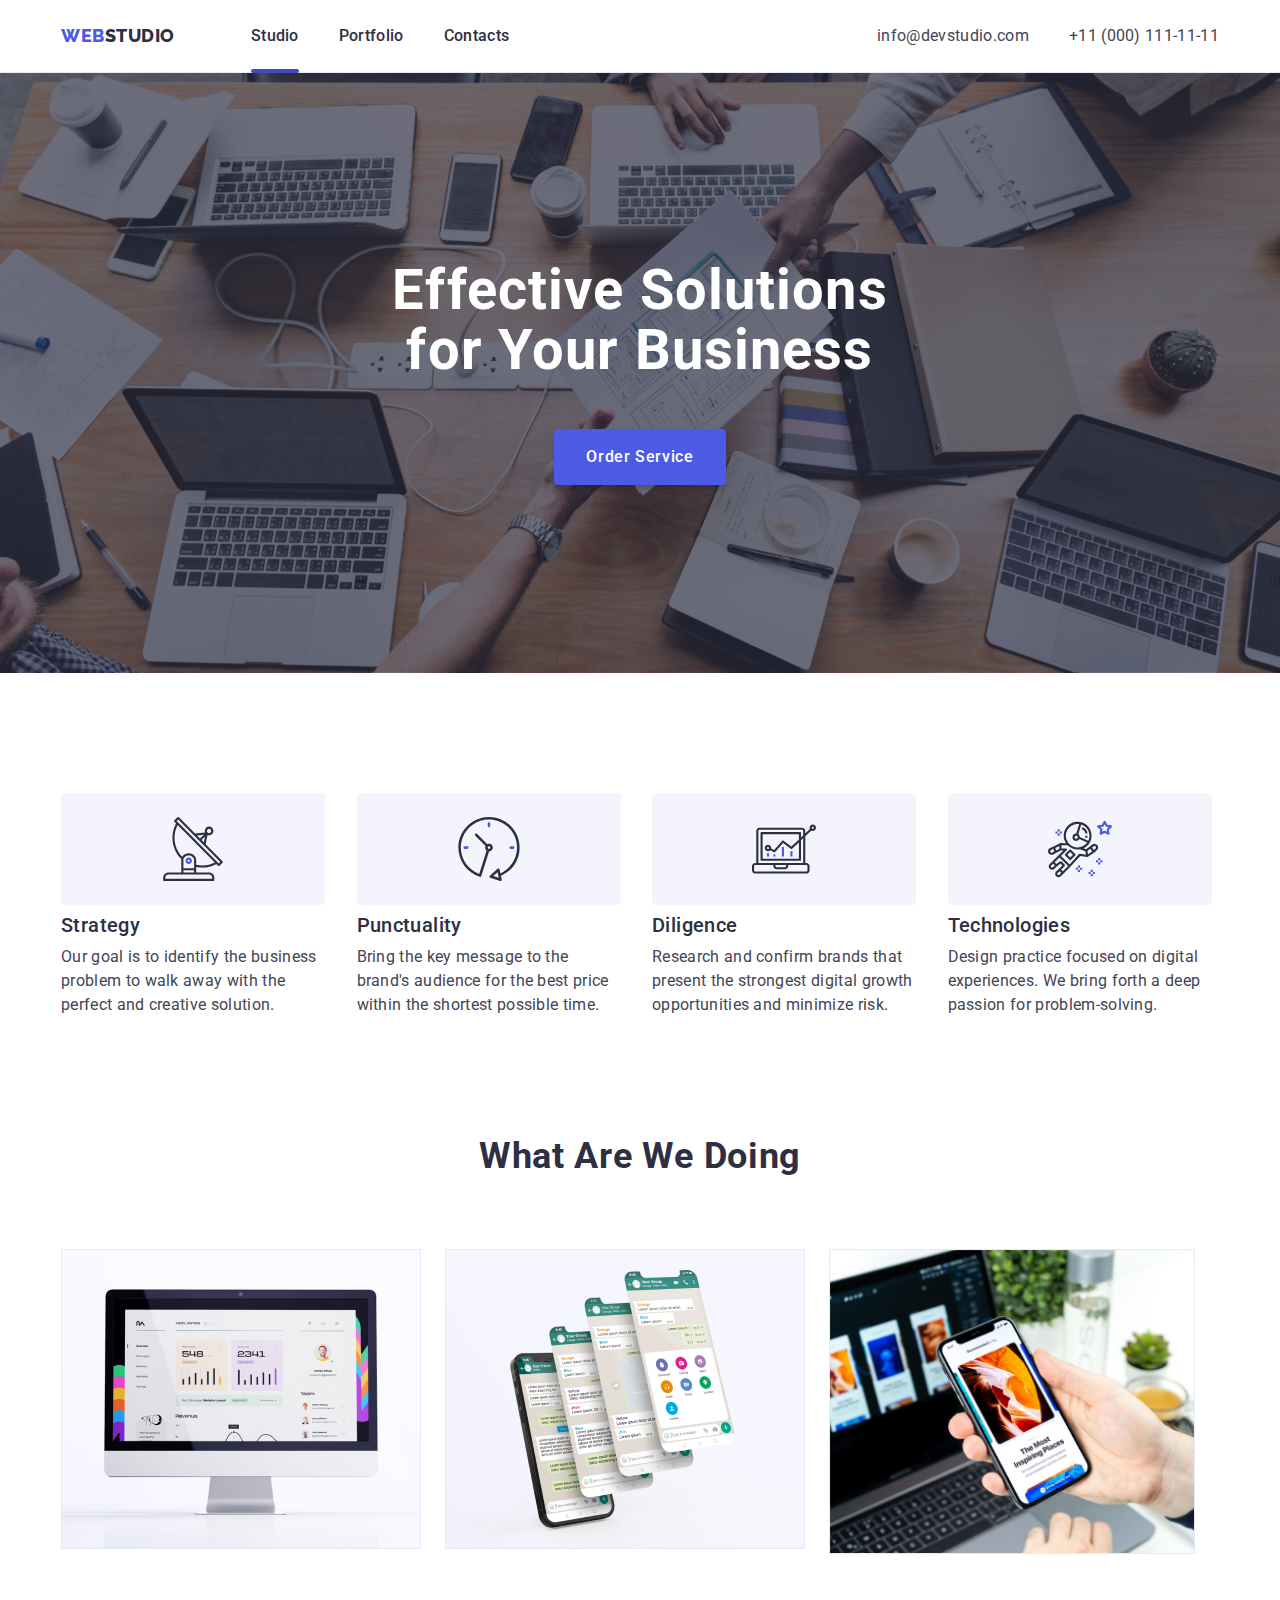
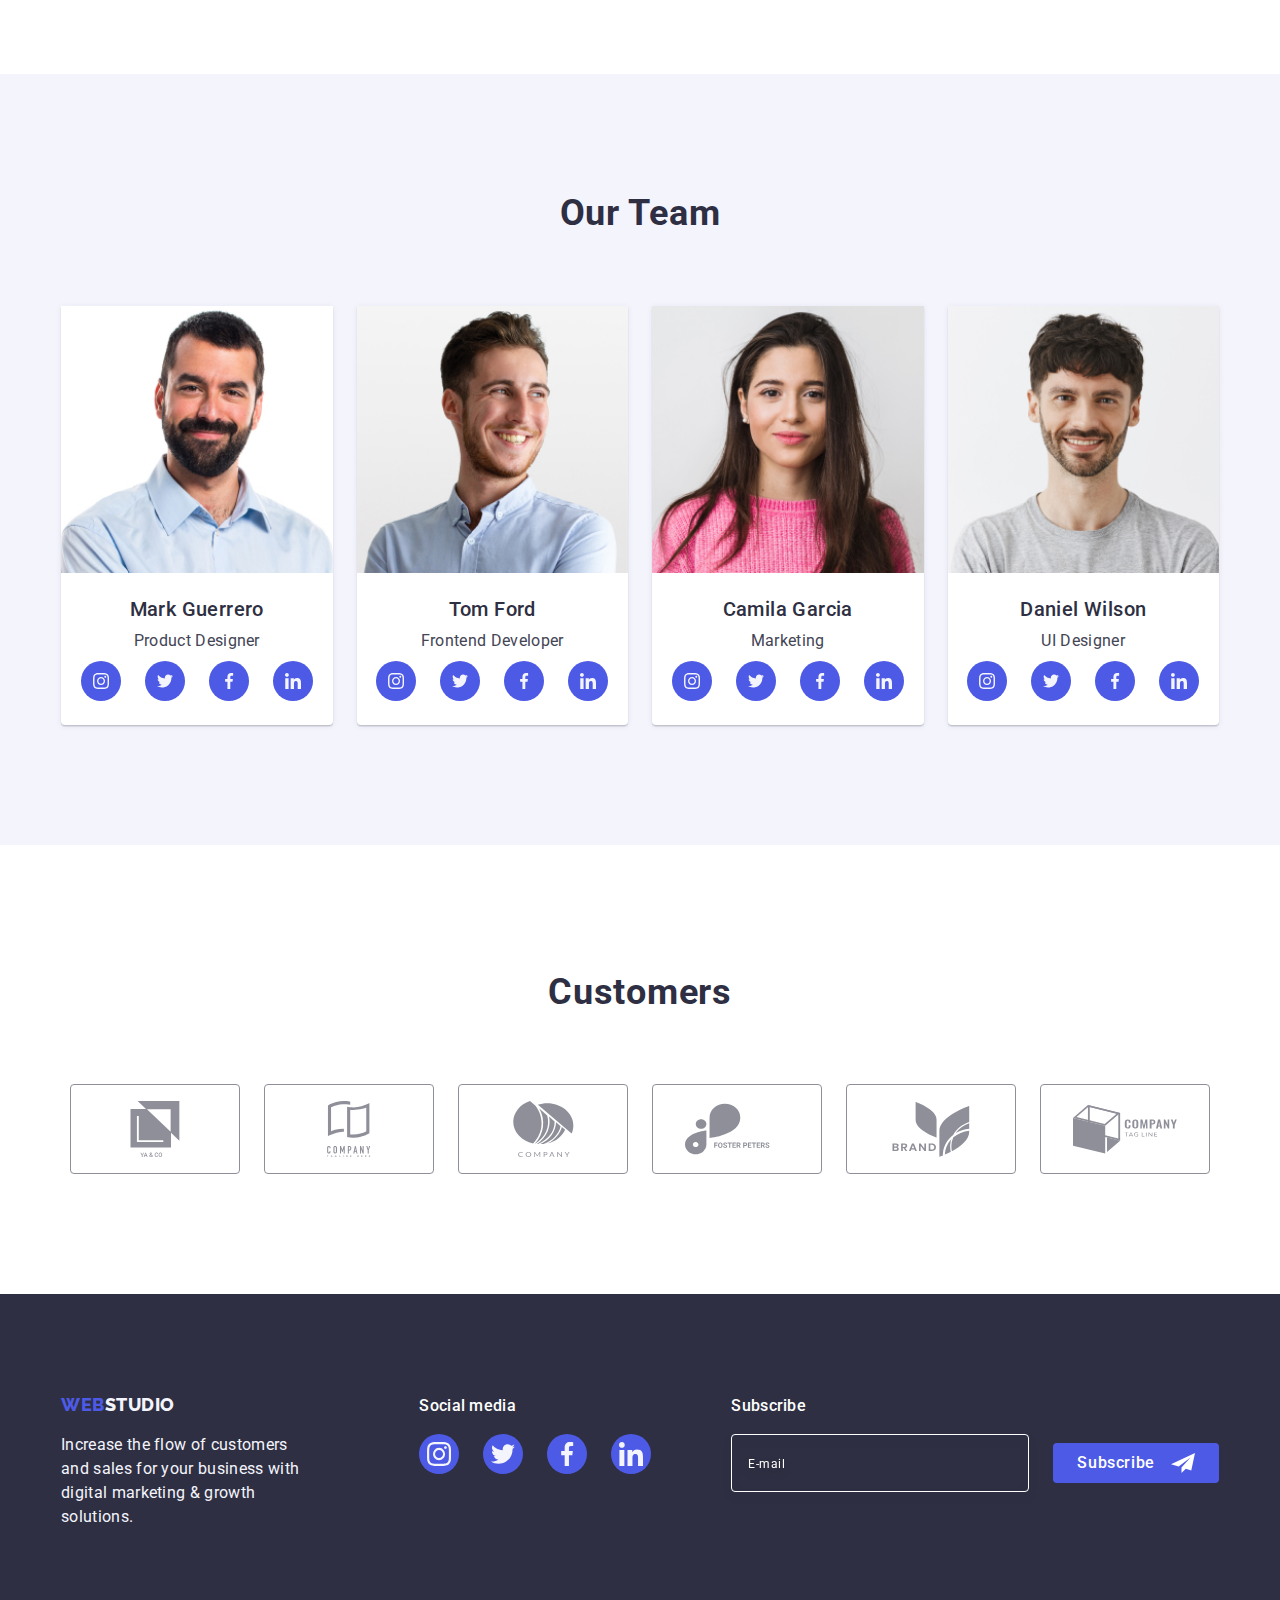
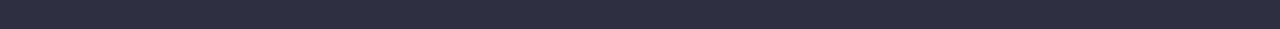
<file: index.html>
<!DOCTYPE html>
<html lang="en">
<head>
    <meta charset="UTF-8">
    <meta http-equiv="X-UA-Compatible" content="IE=edge">
    <meta name="viewport" content="width=device-width, initial-scale=1.0">
    <title>WebStudio</title>
    <link rel="preconnect" href="https://fonts.googleapis.com">
    <link rel="preconnect" href="https://fonts.gstatic.com" crossorigin>
    <link href="https://fonts.googleapis.com/css2?family=Raleway:wght@800&family=Roboto:wght@400;500;700;900&display=swap"
        rel="stylesheet">
        <link rel="stylesheet" href="https://cdnjs.cloudflare.com/ajax/libs/modern-normalize/1.1.0/modern-normalize.min.css"
            integrity="sha512-wpPYUAdjBVSE4KJnH1VR1HeZfpl1ub8YT/NKx4PuQ5NmX2tKuGu6U/JRp5y+Y8XG2tV+wKQpNHVUX03MfMFn9Q=="
            crossorigin="anonymous" referrerpolicy="no-referrer" />
    <link rel="stylesheet" href="./css/styles.css">
</head>
<body>
    <header class="header">
      <div class="container header-container">
        <nav class="header-navigation">
            <a href="./index.html" class="header-logo-portfolio link">Web<span class="logo-header link">Studio</span></a>
            <ul class="header-list list">
                <li class="header-item"><a class="header-link current link" href="./index.html">Studio</a></li>
                <li class="header-item"><a class="header-link link" href="./portfolio.html">Portfolio</a></li>
                <li class="header-item"><a class="header-link link" href="">Contacts</a></li>
            </ul>
        </nav>
        <address class="header-contact list">
            <ul class="header-contact-item list">
                <li class="header-contact-list link">
                 <a class="header-contact-phone link" href="mailto:info@devstudio.com">info@devstudio.com</a>
                </li>
                <li class="header-contact-list link">
                 <a class="header-contact-phone link" href="tel:+110001111111">+11 (000) 111-11-11</a>
                </li>
            </ul>
        </address>
      </div>
   </header>

        <main class="main-subtitles">
            <section class="hero">
                <div class="container hero-container">
                <h1 class="hero-title">Effective Solutions
                    for Your Business</h1>
                <button type="button" data-modal-open class="hero-button">Order Service</button>
                </div>
            </section>

            <section class="feature">
                <div class="container feature-container">
                <h2 hidden class="visually-hidden">Description</h2>
                <ul class="feature-list list">
                    <li class="feature-item">
                        <div class="container-icon">
                            <svg class="feature-soc-icon" width="64" height="64">
                                <use href="./images/symbol-defs.svg#icon-antena"></use>
                            </svg>
                        </div>
                        <h3 class="feature-tytle">Strategy</h3>
                        <p class="feature-text">Our goal is to identify the business
                        problem to walk away with the perfect and creative solution.</p>
                    </li>
                    <li class="feature-item">
                        <div class="container-icon">
                            <svg class="feature-soc-icon" width="64" height="64">
                                <use href="./images/symbol-defs.svg#icon-clock"></use>
                            </svg>
                        </div>
                        <h3 class="feature-tytle">Punctuality</h3>
                        <p class="feature-text">Bring the key message to the brand's audience for the best price within the shortest possible time.</p>
                    </li>
                    <li class="feature-item">
                        <div class="container-icon">
                            <svg class="feature-soc-icon" width="64" height="64">
                                <use href="./images/symbol-defs.svg#icon-diagram"></use>
                            </svg>
                        </div>
                        <h3 class="feature-tytle">Diligence</h3>
                        <p class="feature-text">Research and confirm brands that present the strongest digital growth opportunities and minimize risk.</p>
                    </li>
                    <li class="feature-item">
                        <div class="container-icon">
                            <svg class="feature-soc-icon" width="64" height="64">
                                <use href="./images/symbol-defs.svg#icon-astronaut"></use>
                            </svg>
                        </div>
                        <h3 class="feature-tytle">Technologies</h3>
                        <p class="feature-text">Design practice focused on digital experiences. We bring forth a deep passion for problem-solving.</p>
                    </li>
                </ul>
                </div>
            </section>
            <section class="picture">
                <div class="container">
                <h2 class="picture-tytle">What are we doing</h2>
                <ul class="picture-list list">
                    <li><img src="./images/img1.jpg" alt="Contacts" width="360" height="300"></li>
                    <li><img src="./images/img2.jpg" alt="Tabs" width="360" height="300"></li>
                    <li class="picture-blok"><img src="./images/img3.jpg" alt="Telephone" width="360" height="300"></li>
                </ul>
                </div>
            </section>
            <section class="team">
                <div class="container">
                <h2 class="team-tytle">Our Team</h2>
                <ul class="team-list list">
                   <li class="team-blok"><img src="./images/1people-img.jpg" alt="Men" width="264" height="260">
                    <div class="container-team">
                     <h3 class="team-list-tytle">Mark Guerrero</h3>
                     <p class="team-list-text">Product Designer</p>
                     <ul class="team-soc-list list">
                        <li class="team-soc-item">
                            <a href="" class="team-soc-link link">
                                <svg class="team-soc-icon" width="16" height="16">
                                    <use href="./images/symbol-defs.svg#icon-instagram"></use>
                                </svg>
                            </a>
                        </li>
                        <li class="team-soc-item">
                            <a href="" class="team-soc-link link">
                                <svg class="team-soc-icon" width="16" height="16">
                                    <use href="./images/symbol-defs.svg#icon-twitter"></use>
                                </svg>
                            </a>
                        </li>
                        <li class="team-soc-item">
                            <a href="" class="team-soc-link link">
                                <svg class="team-soc-icon" width="16" height="16">
                                    <use href="./images/symbol-defs.svg#icon-facebook"></use>
                                </svg>
                            </a>
                        </li>
                        <li class="team-soc-item">
                            <a href="" class="team-soc-link link">
                                <svg class="team-soc-icon" width="16" height="16">
                                    <use href="./images/symbol-defs.svg#icon-linkedin"></use>
                                </svg>
                            </a>
                        </li>
                     </ul>
                    </div>
                   </li>
                   <li class="team-blok"><img src="./images/2people-img.jpg" alt="Men" width="264" height="260">
                    <div class="container-team">
                     <h3 class="team-list-tytle">Tom Ford</h3>
                     <p class="team-list-text">Frontend Developer</p>
                    <ul class="team-soc-list list">
                        <li class="team-soc-item">
                            <a href="" class="team-soc-link link">
                                <svg class="team-soc-icon" width="16" height="16">
                                    <use href="./images/symbol-defs.svg#icon-instagram"></use>
                                </svg>
                            </a>
                        </li>
                        <li class="team-soc-item">
                            <a href="" class="team-soc-link link">
                                <svg class="team-soc-icon" width="16" height="16">
                                    <use href="./images/symbol-defs.svg#icon-twitter"></use>
                                </svg>
                            </a>
                        </li>
                        <li class="team-soc-item">
                            <a href="" class="team-soc-link link">
                                <svg class="team-soc-icon" width="16" height="16">
                                    <use href="./images/symbol-defs.svg#icon-facebook"></use>
                                </svg>
                            </a>
                        </li>
                        <li class="team-soc-item">
                            <a href="" class="team-soc-link link">
                                <svg class="team-soc-icon" width="16" height="16">
                                    <use href="./images/symbol-defs.svg#icon-linkedin"></use>
                                </svg>
                            </a>
                        </li>
                    </ul>
                    </div>
                   </li>
                   <li class="team-blok"><img src="./images/3people-img.jpg" alt="Woman" width="264" height="260">
                    <div class="container-team">
                     <h3 class="team-list-tytle">Camila Garcia</h3>
                     <p class="team-list-text">Marketing</p>
                    <ul class="team-soc-list list">
                        <li class="team-soc-item">
                            <a href="" class="team-soc-link link">
                                <svg class="team-soc-icon" width="16" height="16">
                                    <use href="./images/symbol-defs.svg#icon-instagram"></use>
                                </svg>
                            </a>
                        </li>
                        <li class="team-soc-item">
                            <a href="" class="team-soc-link link">
                                <svg class="team-soc-icon" width="16" height="16">
                                    <use href="./images/symbol-defs.svg#icon-twitter"></use>
                                </svg>
                            </a>
                        </li>
                        <li class="team-soc-item">
                            <a href="" class="team-soc-link link">
                                <svg class="team-soc-icon" width="16" height="16">
                                    <use href="./images/symbol-defs.svg#icon-facebook"></use>
                                </svg>
                            </a>
                        </li>
                        <li class="team-soc-item">
                            <a href="" class="team-soc-link link">
                                <svg class="team-soc-icon" width="16" height="16">
                                    <use href="./images/symbol-defs.svg#icon-linkedin"></use>
                                </svg>
                            </a>
                        </li>
                    </ul>
                    </div>
                   </li>
                   <li class="team-blok"><img src="./images/4people-img.jpg" alt="Men" width="264" height="260">
                    <div class="container-team">
                     <h3 class="team-list-tytle">Daniel Wilson</h3>
                     <p class="team-list-text">UI Designer</p>
                    <ul class="team-soc-list list">
                        <li class="team-soc-item">
                            <a href="" class="team-soc-link link">
                                <svg class="team-soc-icon" width="16" height="16">
                                    <use href="./images/symbol-defs.svg#icon-instagram"></use>
                                </svg>
                            </a>
                        </li>
                        <li class="team-soc-item">
                            <a href="" class="team-soc-link link">
                                <svg class="team-soc-icon" width="16" height="16">
                                    <use href="./images/symbol-defs.svg#icon-twitter"></use>
                                </svg>
                            </a>
                        </li>
                        <li class="team-soc-item">
                            <a href="" class="team-soc-link link">
                                <svg class="team-soc-icon" width="16" height="16">
                                    <use href="./images/symbol-defs.svg#icon-facebook"></use>
                                </svg>
                            </a>
                        </li>
                        <li class="team-soc-item">
                            <a href="" class="team-soc-link link">
                                <svg class="team-soc-icon" width="16" height="16">
                                    <use href="./images/symbol-defs.svg#icon-linkedin"></use>
                                </svg>
                            </a>
                        </li>
                    </ul>
                    </div>
                   </li>
                </ul>
                </div>
            </section>
            <section class="company">
                <div class="company-container">
                <h2 class="company-tytle">Customers</h2>
                <ul class="company-list list">
                    <li class="company-item">
                        <a href="" class="company-link link">
                            <svg class="company-icon" width="104" height="56">
                                <use href="./images/symbol-defs.svg#icon-ya-co"></use>
                            </svg>
                        </a>
                    </li>
                    <li class="company-item">
                        <a href="" class="company-link link">
                            <svg class="company-icon" width="104" height="56">
                                <use href="./images/symbol-defs.svg#icon-tag-line"></use>
                            </svg>
                        </a>
                    </li>
                    <li class="company-item">
                        <a href="" class="company-link link">
                            <svg class="company-icon" width="104" height="56">
                                <use href="./images/symbol-defs.svg#icon-company"></use>
                            </svg>
                        </a>
                    </li>
                    <li class="company-item">
                        <a href="" class="company-link link">
                            <svg class="company-icon" width="104" height="56">
                                <use href="./images/symbol-defs.svg#icon-foster-peters"></use>
                            </svg>
                        </a>
                    </li>
                    <li class="company-item">
                        <a href="" class="company-link link">
                            <svg class="company-icon" width="104" height="56">
                                <use href="./images/symbol-defs.svg#icon-brand"></use>
                            </svg>
                        </a>
                    </li>
                    <li class="company-item">
                        <a href="" class="company-link link">
                            <svg class="company-icon" width="104" height="56">
                                <use href="./images/symbol-defs.svg#icon-company-taglin"></use>
                            </svg>
                        </a>
                    </li>
                </ul>
                </div>
            </section>
        </main>
        <footer class="footer">
            <div class="container footer-container">
            <div class="footer-logo-cont">
               <a class="footer-logo link" href="./index.html">Web<span class="logo link">Studio</span></a>
               <p class="footer-text">Increase the flow of customers and sales for your business with digital marketing & growth solutions.</p>
            </div>
            
            <div class="footer-soc">
                <h2 class="footer-tytle">Social media</h2>
                <ul class="footer-list list">
                    <li class="footer-item">
                        <a href="" class="footer-link link">
                            <svg class="footer-icon" width="24" height="24">
                                <use href="./images/symbol-defs.svg#icon-instagram"></use>
                            </svg>
                        </a>
                    </li>
                    <li class="footer-item">
                        <a href="" class="footer-link link">
                            <svg class="footer-icon" width="24" height="24">
                                <use href="./images/symbol-defs.svg#icon-twitter"></use>
                            </svg>
                        </a>
                    </li>
                    <li class="footer-item">
                        <a href="" class="footer-link link">
                            <svg class="footer-icon" width="24" height="24">
                                <use href="./images/symbol-defs.svg#icon-facebook"></use>
                            </svg>
                        </a>
                    </li>
                    <li class="footer-item">
                        <a href="" class="footer-link link">
                            <svg class="footer-icon" width="24" height="24">
                                <use href="./images/symbol-defs.svg#icon-linkedin"></use>
                            </svg>
                        </a>
                    </li>
                </ul>
            </div>
            <div class="subscribe">
                <p class="footer-title">Subscribe</p>
               <form>
                    <div class="footer-wrap">
                        <label class="footer-label">
                            <input type="text" class="footer-input" name="text" placeholder="E-mail" required>
                        </label>
                           <button class="footer-btn" type="submit">Subscribe
                                <svg class="footer-frame" width="24" height="24">
                                    <use href="./images/symbol-defs.svg#icon-frame"></use>
                                </svg>
                           </button>
                   </div>
               </form>
            </div>
        </footer>

        <div class="backdrop is-hidden" data-modal>
            <div class="modal">
                <button class="modal-close-btn" data-modal-close type="button">
                    <svg class="modal-icon">
                        <use href="./images/symbol-defs.svg#icon-vector"></use>
                    </svg>
                </button>

                <p class="modal-title">Leave your contacts and we will call you back</p>
                <form class="modal-form">
                    <label class="modal-label">
                        <span class="modal-name">Name</span>
                        <span class="input-wrap">
                           <input type="text" class="modal-input" name="text" required>
                           <svg class="input-icon" width="18" height="24">
                               <use href="./images/symbol-defs.svg#icon-person-black"></use>
                           </svg>
                       </span>
                    </label>
                    <label class="modal-label">
                        <span class="modal-tel">Phone</span>
                        <span class="input-wrap">
                           <input type="phone" class="modal-input" name="tel" required>
                           <svg class="input-icon" width="18" height="24">
                               <use href="./images/symbol-defs.svg#icon-phone-black"></use>
                           </svg>
                        </span>
                    </label>
                    <label class="modal-label">
                        <span class="modal-email">Email</span>
                        <span class="input-wrap">
                            <input type="email" class="modal-input" name="email" required>
                            <svg class="input-icon" width="18" height="24">
                                <use href="./images/symbol-defs.svg#icon-email-black"></use>
                            </svg>
                            </span>
                    </label>
                    <div>
                        <label for="user-text" class="input-text">Comment</label>
                        <textarea name="user-text" id="user-text" class="modal-textarea" placeholder="Text input"></textarea>
                    </div>

                    <div class="modal-field">
                        <input type="checkbox" name="privacy" id="privacy" class="input-check visually-hidden" value="tru" required>
                        <label for="privacy" class="check-text">
                            <span>
                               <svg class="check-icon" width="10" height="8">
                                   <use href="./images/symbol-defs.svg#icon-check"></use>
                               </svg>
                            </span>
                            I accept the terms and conditions of the <a href="" class="input-link">Privacy Policy</a></label>
                    </div>
                    <button class="modal-btn" type="submit">Send</button>
                </form>
            </div>
        </div>
        <script src="./js/modal.js"></script>
</body>
</html>
</file>
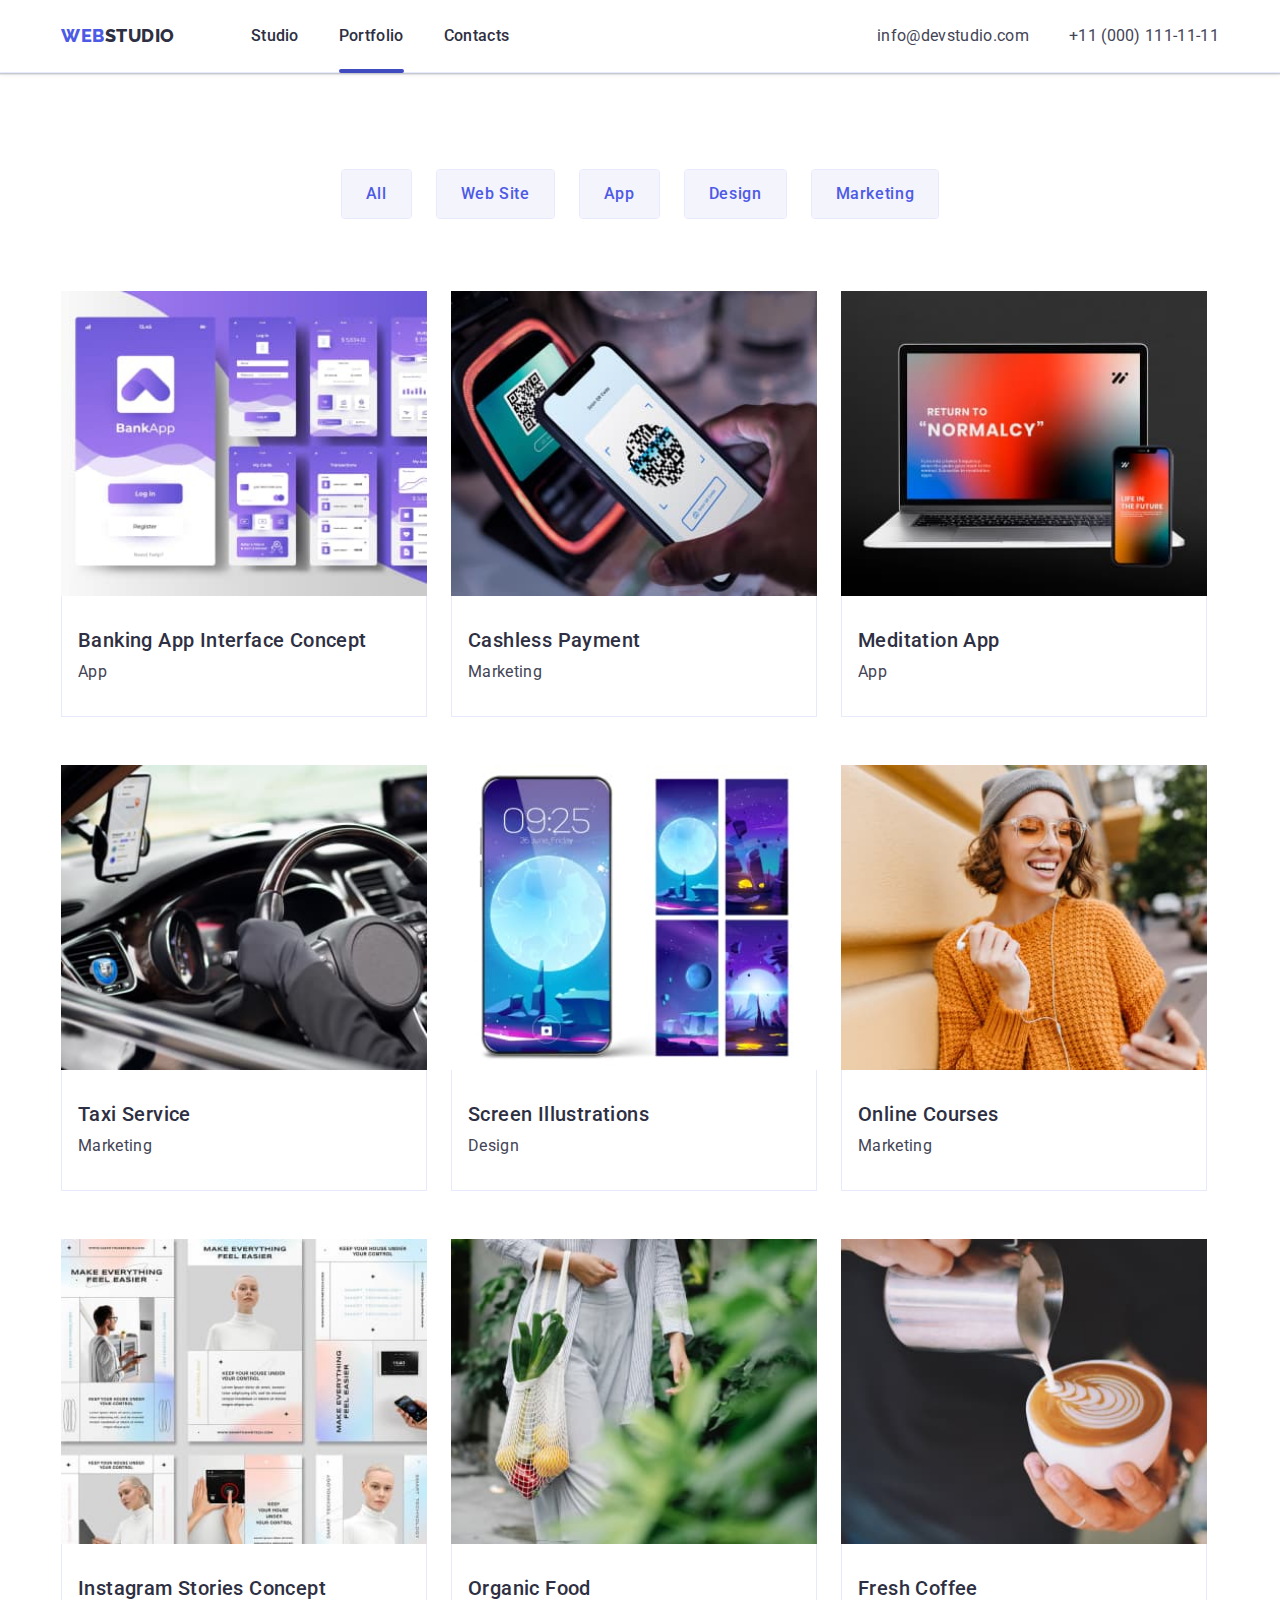
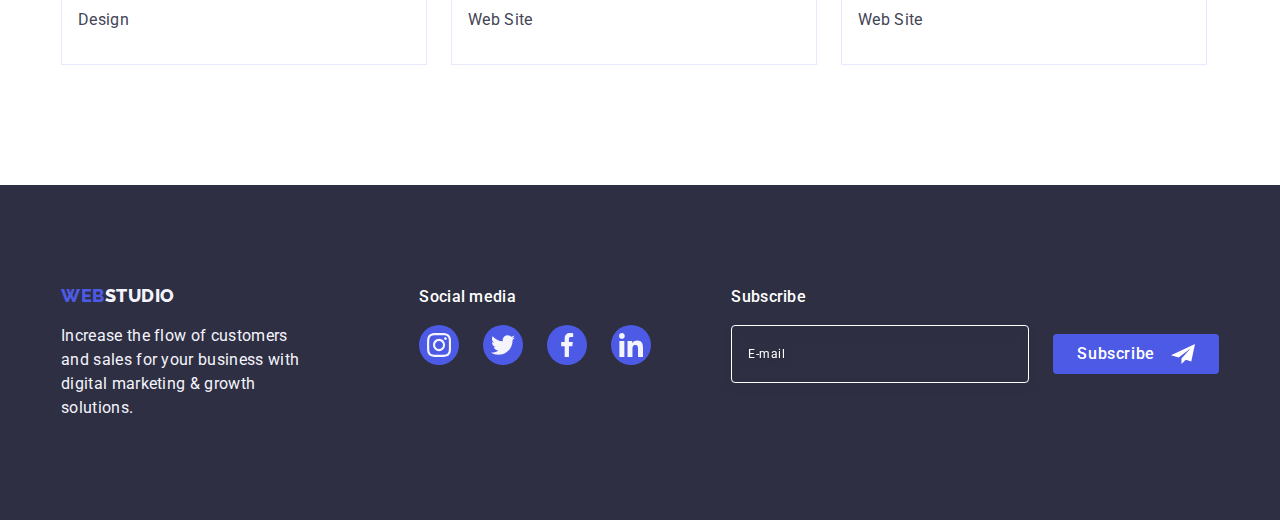
<file: portfolio.html>
<!DOCTYPE html>
<html lang="en">
<head>
    <meta charset="UTF-8">
    <meta http-equiv="X-UA-Compatible" content="IE=edge">
    <meta name="viewport" content="width=device-width, initial-scale=1.0">
    <title>Portfolio</title>
    <link rel="preconnect" href="https://fonts.googleapis.com">
    <link rel="preconnect" href="https://fonts.gstatic.com" crossorigin>
    <link href="https://fonts.googleapis.com/css2?family=Raleway:wght@800&family=Roboto:wght@400;500;700;900&display=swap"
        rel="stylesheet">
        <link rel="stylesheet" href="https://cdnjs.cloudflare.com/ajax/libs/modern-normalize/1.1.0/modern-normalize.min.css"
            integrity="sha512-wpPYUAdjBVSE4KJnH1VR1HeZfpl1ub8YT/NKx4PuQ5NmX2tKuGu6U/JRp5y+Y8XG2tV+wKQpNHVUX03MfMFn9Q=="
            crossorigin="anonymous" referrerpolicy="no-referrer" />
    <link rel="stylesheet" href="./css/styles.css">
</head>
<body>
    <header class="header">
        <div class="container header-container">
        <nav class="header-navigation">
            <a href="./index.html" class="header-logo-portfolio link">Web<span class="logo-header link">Studio</span></a>
            <ul class="header-list list">
                <li class="header-item"><a class="header-link link" href="./index.html">Studio</a></li>
                <li class="header-item"><a class="header-link current link" href="./portfolio.html">Portfolio</a></li>
                <li class="header-item"><a class="header-link link" href="">Contacts</a></li>
            </ul>
        </nav>
        <address class="header-contact">
            <ul class="header-contact-item list">
                <li class="header-contact-list link">
                    <a class="header-contact-phone link" href="mailto:info@devstudio.com">info@devstudio.com</a>
                </li>
                <li class="header-contact-list link">
                    <a class="header-contact-phone link" href="tel:+110001111111">+11 (000) 111-11-11</a>
                </li>
            </ul>
        </address>
        </div>
    </header>
    <main>
    <section class="gallery">
        <div class="container">
        <h1 hidden class="visually-hidden">Gallery</h1>

        <ul class="filter-list list">
            <li class="filter-item">
                <button type="button" class="filter-button-text">All</button>
            </li>
            <li class="filter-item">
                <button type="button" class="filter-button-text">Web Site</button>
            </li>
            <li class="filter-item">
                <button type="button" class="filter-button-text">App</button>
            </li>
            <li class="filter-item">
                <button type="button" class="filter-button-text">Design</button>
            </li>
            <li class="filter-item">
                <button type="button" class="filter-button-text">Marketing</button>
            </li>
        </ul>

        <ul class="gallery-list list">
            <li class="gallery-item list">
                <a href="" class="gallery-link link">
                    <div class="gallery-cover-wrap">
                        <img src="./images/BankingApp.jpg" alt="Tabs" width="360" height="300">
                        <p class="gallery-cover-text">14 Stylish and User-Friendly App Design Concepts · Task Manager App · Calorie Tracker App · Exotic Fruit Ecommerce App ·
                        Cloud Storage App</p>
                    </div>
                    <div class="gallery-container">
                       <h2 class="gallery-item-title">Banking App Interface Concept</h2>
                       <p class="gallery-item-text">App</p>
                    </div>
                </a>
            </li>
            <li class="gallery-item">
                <a href="" class="gallery-link link">
                    <div class="gallery-cover-wrap">
                        <img src="./images/CashlessPayment.jpg" alt="Cuar Code" width="360" height="300">
                        <p class="gallery-cover-text">14 Stylish and User-Friendly App Design Concepts · Task Manager App · Calorie Tracker App · Exotic Fruit Ecommerce App ·
                        Cloud Storage App</p>
                    </div>
                    <div class="gallery-container">
                        <h2 class="gallery-item-title">Cashless Payment</h2>
                        <p class="gallery-item-text">Marketing</p>
                    </div>
                </a>
            </li>
            <li class="gallery-item">
                <a href="" class="gallery-link link">
                    <div class="gallery-cover-wrap">
                        <img src="./images/nout.jpg" alt="Laptop" width="360" height="300">
                        <p class="gallery-cover-text">14 Stylish and User-Friendly App Design Concepts · Task Manager App · Calorie Tracker App · Exotic Fruit Ecommerce App ·
                        Cloud Storage App</p>
                    </div>
                    <div class="gallery-container">
                        <h2 class="gallery-item-title">Meditation App</h2>
                        <p class="gallery-item-text">App</p>
                    </div>
                </a>
            </li>
            <li class="gallery-item">
                <a href="" class="gallery-link link">
                    <div class="gallery-cover-wrap">
                        <img src="./images/car.jpg" alt="Car" width="360" height="300">
                        <p class="gallery-cover-text">14 Stylish and User-Friendly App Design Concepts · Task Manager App · Calorie Tracker App · Exotic Fruit Ecommerce App ·
                        Cloud Storage App</p>
                    </div>
                    <div class="gallery-container">
                        <h2 class="gallery-item-title">Taxi Service</h2>
                        <p class="gallery-item-text">Marketing</p>
                    </div>
                </a>
            </li>
            <li class="gallery-item">
                <a href="" class="gallery-link link">
                    <div class="gallery-cover-wrap">
                        <img src="./images/tel.jpg" alt="Screensaver for phone" width="360" height="300">
                        <p class="gallery-cover-text">14 Stylish and User-Friendly App Design Concepts · Task Manager App · Calorie Tracker App · Exotic Fruit Ecommerce App ·
                        Cloud Storage App</p>
                    </div>
                    <div class="gallery-container">
                        <h2 class="gallery-item-title">Screen Illustrations</h2>
                        <p class="gallery-item-text">Design</p>
                    </div>
                </a>
            </li>
            <li class="gallery-item">
                <a href="" class="gallery-link link">
                    <div class="gallery-cover-wrap">
                        <img src="./images/woman.jpg" alt="Woman" width="360" height="300">
                        <p class="gallery-cover-text">14 Stylish and User-Friendly App Design Concepts · Task Manager App · Calorie Tracker App · Exotic Fruit Ecommerce App ·
                        Cloud Storage App</p>
                    </div>
                    <div class="gallery-container">
                        <h2 class="gallery-item-title">Online Courses</h2>
                        <p class="gallery-item-text">Marketing</p>
                    </div>
                </a>
            </li>
            <li class="gallery-item">
                <a href="" class="gallery-link link">
                    <div class="gallery-cover-wrap">
                        <img src="./images/list.jpg" alt="Cards" width="360" height="300">
                        <p class="gallery-cover-text">14 Stylish and User-Friendly App Design Concepts · Task Manager App · Calorie Tracker App · Exotic Fruit Ecommerce App ·
                        Cloud Storage App</p>
                    </div>
                    <div class="gallery-container">
                        <h2 class="gallery-item-title">Instagram Stories Concept</h2>
                        <p class="gallery-item-text">Design</p>
                    </div>
                </a>
            </li>
            <li class="gallery-item">
                <a href="" class="gallery-link link">
                    <div class="gallery-cover-wrap">
                        <img src="./images/people.jpg" alt="Food" width="360" height="300">
                        <p class="gallery-cover-text">14 Stylish and User-Friendly App Design Concepts · Task Manager App · Calorie Tracker App · Exotic Fruit Ecommerce App ·
                        Cloud Storage App</p>
                    </div>
                    <div class="gallery-container">
                        <h2 class="gallery-item-title">Organic Food</h2>
                        <p class="gallery-item-text">Web Site</p>
                    </div>
                </a>
            </li>
            <li class="gallery-item">
                <a href="" class="gallery-link link">
                    <div class="gallery-cover-wrap">
                        <img src="./images/coffee.jpg" alt="Coffee" width="360" height="300">
                        <p class="gallery-cover-text">14 Stylish and User-Friendly App Design Concepts · Task Manager App · Calorie Tracker App · Exotic Fruit Ecommerce App ·
                        Cloud Storage App</p>
                    </div>
                    <div class="gallery-container">
                        <h2 class="gallery-item-title">Fresh Coffee</h2>
                        <p class="gallery-item-text">Web Site</p>
                    </div>
                </a>
            </li>
        </ul>
        </div>
    </section>
    </main>
    <footer class="footer">
        <div class="container footer-container">
        <div class="footer-logo-cont">
        <a class="footer-logo link" href="./index.html">Web<span class="logo link">Studio</span></a>
        <p class="footer-text">Increase the flow of customers and sales for your business with digital marketing & growth solutions.</p>
        </div>
        <div class="footer-soc">
            <h2 class="footer-tytle">Social media</h2>
            <ul class="footer-list list">
                <li class="footer-item">
                    <a href="" class="footer-link link">
                        <svg class="footer-icon" width="24" height="24">
                            <use href="./images/symbol-defs.svg#icon-instagram"></use>
                        </svg>
                    </a>
                </li>
                <li class="footer-item">
                    <a href="" class="footer-link link">
                        <svg class="footer-icon" width="24" height="24">
                            <use href="./images/symbol-defs.svg#icon-twitter"></use>
                        </svg>
                    </a>
                </li>
                <li class="footer-item">
                    <a href="" class="footer-link link">
                        <svg class="footer-icon" width="24" height="24">
                            <use href="./images/symbol-defs.svg#icon-facebook"></use>
                        </svg>
                    </a>
                </li>
                <li class="footer-item">
                    <a href="" class="footer-link link">
                        <svg class="footer-icon" width="24" height="24">
                            <use href="./images/symbol-defs.svg#icon-linkedin"></use>
                        </svg>
                    </a>
                </li>
            </ul>
        </div>
        <div class="subscribe">
            <p class="footer-title">Subscribe</p>
            <form>
                <div class="footer-wrap">
                    <label class="footer-label">
                        <input type="text" class="footer-input" name="text" placeholder="E-mail">
                    </label>
                    <button class="footer-btn" type="submit">Subscribe
                        <svg class="footer-frame" width="24" height="24">
                            <use href="./images/symbol-defs.svg#icon-frame"></use>
                        </svg>
                    </button>
                </div>
            </form>
        </div>
        </div>
    </footer>
</body>
</html>
</file>
<file: css/styles.css>
/* цвет основного текста: #2E2F42; */
/* вторичный цвет текста: #434455; */
/* вторичный цвет фона: background: #F4F4FD; */
/* белый: #FFFFFF; */
/* акцент: background: #4D5AE5; */
/* цвет текста в футере: #F4F4FD; */

:root {
    --primary-text-color--: #434455;
    --title-text-color--: #2E2F42;
    --accent-color--: #4D5AE5;
}

p,
h1,
h2,
h3,
h4,
h5,
h6 {
    margin: 0;
}

ul {
    margin: 0;
    padding-left: 0;
}

button {
    cursor: pointer;
}

address {
    font-style: normal;
}

img {
    display: block;
    height: auto;
    width: 100%;
}



body {
    margin: 0;
    background-color: #FFFFFF;
    color: #434455;

    font-family: "Roboto",
     sans-serif;
    letter-spacing: 0.02em;
}

.list {
    list-style: none;
}

.link {
    text-decoration: none;
}

.no-scroll {
    overflow: hidden;
}

.container {
    width: 1158px;
    padding-left: 15px;
    padding-right: 15px;
    margin: 0 auto;
    /* outline: 2px solid blue; */
}




/*Header*/
.header {
    padding: 24px 0px;
    border-bottom: 1px solid #E7E9FC;
    box-shadow: 0px 2px 1px rgba(46, 47, 66, 0.08), 0px 1px 1px rgba(46, 47, 66, 0.16), 0px 1px 6px rgba(46, 47, 66, 0.08);
}

.header-container {
    display: flex;
    align-items: center;
}


.header-logo {
    font-family: 'Roboto', sans-serif;
    font-style: normal;
    font-weight: 500;
    font-size: 16px;
    line-height: 1.5;
    letter-spacing: 0.02em;
    color: #2E2F42;
}

.header-logo-portfolio {
    font-family: 'Raleway',
        sans-serif;;
    font-weight: 800;
    font-size: 18px;
    line-height: 1.17;
    letter-spacing: 0.03em;
    color: #4d5ae5;
    text-transform: uppercase;
    margin-right: 76px;
    transition-property: color;
    transition-duration: 250ms;
    transition-timing-function: cubic-bezier(0.4, 0, 0.2, 1);
}
.header-logo-portfolio:hover,
.header-logo-portfolio:focus {
     color: #404bbf;
}

.logo-header {
    color: #2E2F42;
    text-decoration: none;
}

.header-link {
    color: #2E2F42;

    font-family: 'Roboto', sans-serif;
    font-style: normal;
    font-weight: 500;
    font-size: 16px;
    line-height: 1.5;
    letter-spacing: 0.02em;
    text-decoration: none;
    display: block;
    transition-property: color;
    transition-duration: 250ms;
    transition-timing-function: cubic-bezier(0.4, 0, 0.2, 1);
}
.header .header-link:hover,
.header .header-link:focus {
     color: #404bbf;
}

.header-contact-mail {
    color: #434455;;
    font-family: 'Roboto', sans-serif;
    font-style: normal;
    font-weight: 400;
    font-size: 16px;
    line-height: 1.5;
    letter-spacing: 0.02em;
    text-decoration: none;
    font-style: normal;
    transition-property: color;
    transition-duration: 250ms;
    transition-timing-function: cubic-bezier(0.4, 0, 0.2, 1);
}
.header-contact-mail:hover,
.header-contact-mail:focus {
    color: #404bbf;
}

.header-contact-phone {
    color: #434455;
    font-family: 'Roboto',
        sans-serif;
    font-style: normal;
    font-weight: 400;
    font-size: 16px;
    line-height: 1.5;
    letter-spacing: 0.02em;
    text-decoration: none;
    transition-property: color;
    transition-duration: 250ms;
    transition-timing-function: cubic-bezier(0.4, 0, 0.2, 1);
}
.header-contact-phone:hover,
.header-contact-phone:focus {
    color: #404bbf;
}

.header-contact {
    font-style: normal;
    list-style: none;
}
    
.header-list {
    list-style: none;
    display: flex;
}

.header-navigation {
    display: flex;
    align-items: center;
    margin-right: auto;
}

.header-item {
    font-weight: 500;
    font-size: 16px;
    line-height: 1.5;
    letter-spacing: 0.02em;
    color: #2e2f42;
    margin-right: 40px;
}
.header-item:last-child {
    margin-right: 0;
}

.header-contact-item {
    list-style: none;
    display: flex;
    gap: 40px;
}

.current {
    position: relative;

}

.current::after {
    content: "";
    position: absolute;
    left: 0;
    bottom: -25px;
    width: 100%;
    height: 4px;
    background: #404BBF;
    border-radius: 2px;
}


/*Section Hero*/
.hero {
    background: #2E2F42;
    background-image: linear-gradient(rgba(46, 47, 66, 0.7) , rgba(46, 47, 66, 0.7)) , url(../images/people-office.jpg);
    background-repeat: no-repeat;
    background-position: center;
    background-size: cover;
    padding-top: 188px;
    padding-bottom: 188px;
    max-width: 1440px;
    margin: 0 auto;
}

.visually-hidden {
    position: absolute;
    width: 1px;
    height: 1px;
    margin: -1px;
    border: 0;
    padding: 0;
    white-space: nowrap;
    clip-path: inset(100%);
    clip: rect(0 0 0 0);
    overflow: hidden;
}

.hero-title {
    color: #FFFFFF;
    font-family: 'Roboto', sans-serif;
    font-style: normal;
    font-weight: 700;
    font-size: 56px;
    line-height: 1.07;
    text-align: center;
    letter-spacing: 0.02em;
    margin-bottom: 48px;
    max-width: 496px;
    margin-left: auto;
    margin-right: auto;
}

.hero-button {
    height: 56px;
    background: #4D5AE5;
    color: #FFFFFF;
    font-family: 'Roboto',
        sans-serif;
    font-style: normal;
    font-weight: 500;
    font-size: 16px;
    line-height: 1.5;
    display: block;
    align-items: center;
    letter-spacing: 0.04em;
    box-shadow: 0px 4px 4px rgba(0, 0, 0, 0.15);
    border-radius: 4px;
    margin: auto;
    padding: 16px 32px;
    border: none;
    transition-property: background-color;
    transition-duration: 250ms;
    transition-timing-function: cubic-bezier(0.4, 0, 0.2, 1);
}
.hero-button:hover,
.hero-button:focus {
    background-color: #404BBF; 
    cursor: pointer;
}





/* Section feature */
.feature {
    padding-top: 120px;
    padding-bottom: 120px;
}

.container-icon {
    display: flex;
    justify-content: center;
    align-items: center;
    background: #F4F4FD; 
    border-radius: 4px;
    width: 264px;
    height: 112px;
    margin-bottom: 8px;
}

.feature-list {
    display: flex;
    gap: 24px;
}

.feature-tytle {
    color: #2E2F42;
    font-family: 'Roboto',
     sans-serif;
    font-style: normal;
    font-weight: 500;
    font-size: 20px;
    line-height: 1.2;
    letter-spacing: 0.02em;
    margin-bottom: 8px;
} 

.feature-text {
    color: #434455;
    font-family: 'Roboto', sans-serif;
    font-style: normal;
    max-width: 264px;
    font-weight: 400;
    font-size: 16px;
    line-height: 1.5;
    letter-spacing: 0.02em;
}

.feature-item {
    width: calc((100% - 72px) / 4);
}

.feature-item:last-child {
    margin-right: 0;
}




/* Section Pricture */
.picture {
    padding-top: 0px;
    padding-bottom: 120px;
}

.picture-tytle {
    color: #2E2F42;
    font-family: 'Roboto';
    font-style: normal;
    font-weight: 700;
    font-size: 36px;
    line-height: 1.11;
    text-align: center;
    letter-spacing: 0.02em;
    text-transform: capitalize;
    margin-bottom: 72px;
}

.picture-list {
    display: flex;
    gap: 24px;
}

.picture-blok {
    width: calc((100% - 60px) / 3);
}




/* Section Team */
.team {
    background: #F4F4FD;
    padding-top: 120px;
    padding-bottom: 120px;
}

.team-tytle {
    color: #2E2F42;
    font-family: 'Roboto',
        sans-serif;
    font-style: normal;
    font-weight: 700;
    font-size: 36px;
    line-height: 1.11;
    text-align: center;
    letter-spacing: 0.02em;
    text-transform: capitalize;
    margin-bottom: 72px;
}

.team-list-tytle {
    color: #2E2F42;
    font-family: 'Roboto', sans-serif;
    font-style: normal;
    font-weight: 500;
    font-size: 20px;
    line-height: 1.2;
    text-align: center;
    letter-spacing: 0.02em;
    margin-bottom: 8px;
}

.team-list-text {
    color: #434455;
    font-family: 'Roboto',
        sans-serif;
    font-style: normal;
    font-weight: 400;
    font-size: 16px;
    line-height: 1.5;
    text-align: center;
    letter-spacing: 0.02em;
    margin-bottom: 8px;
}

.team-soc-list {
    display: flex;
    justify-content: center;
    gap: 24px;
}

.team-soc-item {
    width: 40px;
    height: 40px;
}

.team-soc-link {
    width: 100%;
    height: 100%;
    border-radius: 50%;
    background: #4D5AE5;
    display: flex;
    align-items: center;
    justify-content: center;
    transition-property: background;
    transition-duration: 250ms;
    transition-timing-function: cubic-bezier(0.4, 0, 0.2, 1);
}

.team-soc-link:hover,
.team-soc-link:focus {
    background: #404BBF;
}

.team-list {
    display: flex;
    gap: 24px;
}

.team-blok {
    background-color: #FFFFFF;
    width: calc((100% - 72px) / 4);
    box-shadow: 0px 1px 6px rgba(46, 47, 66, 0.08), 0px 1px 1px rgba(46, 47, 66, 0.16), 0px 2px 1px rgba(46, 47, 66, 0.08);
    border-radius: 0px 0px 4px 4px;
}

.container-team {
    padding-top: 24px;
    padding-bottom: 24px;
    padding-left: 16px;
    padding-right: 16px;
}



/* Section Company */
.company {
    padding-top: 127px;
    padding-bottom: 120px;
}

.company-tytle {
    font-family: 'Roboto';
    font-style: normal;
    font-weight: 700;
    font-size: 36px;
    line-height: 40px;
    text-align: center;
    letter-spacing: 0.02em;
    text-transform: capitalize;
    color: #2E2F42;
    margin-bottom: 72px;
}

.company-list {
    display: flex;
    gap: 24px;
    justify-content: center;
}

.company-item {
    width: 168px;
    height: 88px;
    border: 1px solid #8E8F99;
    border-radius: 4px;
    transition-property: border-color;
    transition-duration: 250ms;
    transition-timing-function: cubic-bezier(0.4, 0, 0.2, 1);
}
.company-item:hover,
.company-item:focus {
    border-color: #404BBF;
}
/*.company-item:hover
.company-icon,
.company-item:focus
.company-icon {
    fill: #404BBF;
}*/

.company-link {
    width: 100%;
    height: 100%;
    display: flex;
    justify-content: center;
    align-items: center;
    transition-property: border-color, color;
    transition-duration: 250ms, 250ms;
    transition-timing-function: cubic-bezier(0.4, 0, 0.2, 1), cubic-bezier(0.4, 0, 0.2, 1);
}

.company-link:hover,
.company-link:focus {
    border-color: #404BBF;
    color: #404BBF;
}

.company-icon {
    fill: #8E8F99;
    transition-property: fill;
    transition-duration: 250ms;
    transition-timing-function: cubic-bezier(0.4, 0, 0.2, 1)
}
.company-icon:hover,
.company-icon:focus {
    fill: #404BBF;
}





/* Section Gallery filter-list */
.gallery {
   padding-top: 96px;
   padding-bottom: 120px;
}

.filter-button-text {
    color: #4D5AE5;
    background: #F4F4FD;
    border-style: none;
    font-family: 'Roboto', sans-serif;
    font-style: normal;
    font-weight: 500;
    font-size: 16px;
    line-height: 1.5;
    display: flex;
    letter-spacing: 0.04em;
    cursor: pointer;
    padding: 12px 24px;
    border-radius: 4px;
    transition-property: background, color, box-shadow;
    transition-duration: 250ms;
    transition-timing-function: cubic-bezier(0.4, 0, 0.2, 1);
}
.filter-button-text:hover,
.filter-button-text:focus {
    background: #404BBF;
    color: #FFFFFF;
    cursor: pointer;
    box-shadow: 0px 3px 1px rgba(0, 0, 0, 0.1),
        0px 2px 1px rgba(0, 0, 0, 0.08),
        0px 2px 2px rgba(0, 0, 0, 0.12);
}

.filter-list {
    display: flex;
    gap: 24px;
    margin-bottom: 72px;
    justify-content: center;
}

.filter-item {
    border: 1px solid #E7E9FC;
    border-radius: 4px;
}





/* gallery-list */
.gallery-list {
    list-style: none;
    display: flex;
    gap: 48px 24px;
    flex-wrap: wrap;
    box-sizing: border-box;
}

.gallery-list li {
    width: calc((100% - 60px) / 3);
}

.gallery-container {
    padding: 32px 16px;
    border: 1px solid #E7E9FC;
    border-top: none;
}

.gallery-item {
    list-style: none;
}

.gallery-item-text {
    color: #434455;
    font-family: 'Roboto',
        sans-serif;
    font-style: normal;
    font-weight: 400;
    font-size: 16px;
    line-height: 1.5;
    letter-spacing: 0.02em;
}

.gallery-item-title {
    color: #2E2F42;
    font-family: 'Roboto',
        sans-serif;
    font-style: normal;
    font-weight: 500;
    font-size: 20px;
    line-height: 1.2;
    letter-spacing: 0.02em;
    margin-bottom: 8px;
}

.gallery-link {
    display: block;
    transition-property: box-shadow;
    transition-duration: 250ms;
    transition-timing-function: cubic-bezier(0.4, 0, 0.2, 1);
}

.gallery-link:hover,
.gallery-link:focus {
    text-decoration: none;
    box-shadow: 0px 1px 6px rgba(46, 47, 66, 0.08), 0px 1px 1px rgba(46, 47, 66, 0.16), 0px 2px 1px rgba(46, 47, 66, 0.08);
}

.gallery-link:hover .gallery-cover-text,
.gallery-link:focus .gallery-cover-text {
    transform: translate(0);
}

.gallery-cover-wrap {
    position: relative;
    overflow: hidden;
}

.gallery-cover-text {
    position: absolute;
    top: 0;
    font-family: 'Roboto';
    font-style: normal;
    font-weight: 400;
    font-size: 16px;
    line-height: 24px;
    letter-spacing: 0.02em;
    color: #F4F4FD;
    background-color: #4D5AE5;
    padding-left: 32px;
    padding-top: 40px;
    height: 100%;
    transform: translateY(100%);
    transition-property: transform;
    transition-duration: 250ms;
    transition-timing-function: cubic-bezier(0.4, 0, 0.2, 1);
}






/*Footer*/
.footer {
    background: #2E2F42;
    padding-top: 100px;
    padding-bottom: 100px;
}

.footer-container {
    display: flex;
}

.footer-logo-cont {
    margin-right: 120px;
}

.footer-text {
    color: #F4F4FD;
    font-family: 'Roboto',
        sans-serif;
    font-style: normal;
    font-weight: 400;
    font-size: 16px;
    line-height: 1.5;
    letter-spacing: 0.02em;
    max-width: 264px;
}

.footer-logo {
    color: #4D5AE5;
    font-family: 'Raleway', sans-serif;
    font-style: normal;
    font-weight: 800;
    font-size: 18px;
    line-height: 1.17;
    display: flex;
    align-items: center;
    letter-spacing: 0.03em;
    text-transform: uppercase;
    text-decoration: none;
    margin-bottom: 17.5px;
}

.logo {
    color: #F4F4FD;
    font-family: 'Raleway',
        sans-serif;
    font-style: normal;
    font-weight: 800;
    font-size: 18px;
    line-height: 1.17;
    display: flex;
    align-items: center;
    letter-spacing: 0.03em;
    text-transform: uppercase;
    text-decoration: none;
}


.footer-tytle {
    font-family: 'Roboto';
    font-style: normal;
    font-weight: 500;
    font-size: 16px;
    line-height: 1.5;
    letter-spacing: 0.02em;
    color: #FFFFFF;
    display: flex;
    margin-bottom: 16px;
}

.footer-list {
    display: flex;
    justify-content: center;
    gap: 24px;
}

.footer-item {
    width: 40px;
    height: 40px;
}

.footer-link {
    width: 100%;
    height: 100%;
    border-radius: 50%;
    background: #4D5AE5;
    display: flex;
    align-items: center;
    justify-content: center;
    transition-property: background;
    transition-duration: 250ms;
    transition-timing-function: cubic-bezier(0.4, 0, 0.2, 1);
}

.footer-link:hover,
.footer-link:focus {
    background: #31D0AA;
}





.subscribe {
    margin-left: 80px;
}

.footer-title {
    font-family: 'Roboto';
    font-style: normal;
    font-weight: 500;
    font-size: 16px;
    line-height: 1.5;
    letter-spacing: 0.02em;
    color: #FFFFFF;
    margin-bottom: 16px;
}

.footer-input {
    width: 264px;
    height: 40px;
    background-color: transparent;
    border: none;
    border: 1px solid #FFFFFF;
    filter: drop-shadow(0px 4px 4px rgba(0, 0, 0, 0.15));
    color: #FFFFFF;
    border-radius: 4px;
    padding: 8px 16px 8px;
}

.footer-input::placeholder {
    font-family: 'Roboto';
    font-style: normal;
    font-weight: 400;
    font-size: 12px;
    line-height: 2;
    letter-spacing: 0.04em;
    color: #FFFFFF;
}

.footer-input:focus {
    outline: none;
}

.footer-wrap {
    display: flex;
    justify-content: center;
    align-items: center;
}

.footer-btn {
    min-width: 165px;
    height: 40px;
    padding: 8px 24px;
    margin-left: 24px;
    background: #4D5AE5;
    border-radius: 4px;
    font-family: inherit;
    font-weight: 500;
    font-size: 16px;
    line-height: 1.5;
    border: transparent;
    letter-spacing: 0.04em;
    cursor: pointer;
    padding: 8px 24px;
    border: none;
    box-shadow: none;
    color: #FFFFFF;
    display: flex;
    justify-content: center;
    align-items: center;
    gap: 16px;
}


.backdrop {
    position: fixed;
    top: 0;
    width: 100%;
    height: 100%;
    background: rgba(46, 47, 66, 0.4);
    transition-property: opacity, visibility;
    transition-duration: 250ms, 250ms;
    transition-timing-function: cubic-bezier(0.4, 0, 0.2, 1), cubic-bezier(0.4, 0, 0.2, 1);
}

.modal {
    width: 408px;
    min-height: 576px;
    background: #FCFCFC;
    box-shadow: 0px 1px 1px rgba(0, 0, 0, 0.14), 0px 1px 3px rgba(0, 0, 0, 0.12), 0px 2px 1px rgba(0, 0, 0, 0.2);
    border-radius: 4px;
    position: absolute;
    left: 50%;
    top: 50%;
    transform: translate(-50%, -50%) scale(1);
    transition-property: transform;
    transition-duration: 250ms;
    transition-timing-function: cubic-bezier(0.4, 0, 0.2, 1);
    padding: 24px;
}

.backdrop.is-hidden .modal {
    transform: translate(-50%, -50%) scale(0);
}

.modal-close-btn {
    display: flex;
    justify-content: center;
    align-items: center;
    margin-left: auto;
    width: 24px;
    height: 24px;
    color: #2E2F42;
    background: #E7E9FC;
    border: 1px solid rgba(0, 0, 0, 0.1);
    border-radius: 50%;
    transition-property: background, fill;
    transition-duration: 250ms, 250ms;
    transition-timing-function: cubic-bezier(0.4, 0, 0.2, 1), cubic-bezier(0.4, 0, 0.2, 1);
}

.modal-close-btn:hover,
.modal-close-btn:focus {
    background: #404BBF;
    fill: #FFFFFF;
}

.is-hidden {
    opacity: 0;
    visibility: hidden;
    pointer-events: none;
}


.modal-title {
    font-family: 'Roboto';
    font-weight: 500;
    font-size: 16px;
    line-height: 1.5;
    text-align: center;
    letter-spacing: 0.02em;
    color: #2E2F42;
    margin-top: 24px;
    margin-bottom: 16px;
}

.modal-input {
    width: 100%;
    height: 40px;
    border: 1px solid rgba(46, 47, 66, 0.4);
    border-radius: 4px;
    background-color: transparent;
    font-size: 14px;
    color: #2E2F42;
    padding-left: 30px;
    margin-bottom: 10px;
    padding: 8px 16px 8px 38px;
    outline: transparent;
    transition-property: border, fill;
    transition-duration: 250ms;
    transition-timing-function: cubic-bezier(0.4, 0, 0.2, 1);
}

.modal-input:focus {
    border: 1px solid #4D5AE5;
}

.modal-input:focus + .input-icon {
    fill: #4D5AE5;
}

.input-wrap {
    position: relative;
}

.input-icon {
    position: absolute;
    left: 16px;
    top: 18%;
}


.modal-name {
    font-family: 'Roboto';
    font-style: normal;
    font-weight: 400;
    font-size: 12px;
    line-height: 1.16;
    letter-spacing: 0.04em;
    color: #8E8F99;
}

.modal-tel,
.modal-email {
    font-family: 'Roboto';
    font-style: normal;
    font-weight: 400;
    font-size: 12px;
    line-height: 1.16;
    letter-spacing: 0.01em;
    color: #8E8F99;
}

.modal-label {
    margin-bottom: 8px;
}

.modal-label span {
    display: block;
    margin-bottom: 4px;
}

.modal-btn {
    width: 169px;
    height: 56px;
    font-family: 'Roboto';
    font-weight: 500;
    font-size: 16px;
    line-height: 24px;
    display: block;
    margin-left: auto;
    margin-right: auto;
    text-align: center;
    letter-spacing: 0.04em;
    color: #FFFFFF;
    background: #4D5AE5;
    box-shadow: 0px 4px 4px rgba(0, 0, 0, 0.15);
    border-radius: 4px;
    border: none;
}

.input-text {
    font-family: 'Roboto';
    font-style: normal;
    font-weight: 400;
    font-size: 12px;
    line-height: 1.16;
    letter-spacing: 0.01em;
    color: #8E8F99;
}

.modal-textarea {
    width: 100%;
    height: 120px;
    border: 1px solid rgba(46, 47, 66, 0.4);
    border-radius: 4px;
    font-size: 14px;
    color: #2E2F42;
    padding: 10px;
    margin-top: 4px;
    display: block;
    outline: transparent;
    background-color: transparent;
    resize: none;
    transition-property: border;
    transition-duration: 250ms;
    transition-timing-function: cubic-bezier(0.4, 0, 0.2, 1);
}
.modal-textarea::placeholder {
    font-family: 'Roboto';
    font-style: normal;
    font-weight: 400;
    font-size: 12px;
    line-height: 1.16;
    letter-spacing: 0.04em;
    color: rgba(46, 47, 66, 0.4);
}

.modal-textarea:focus {
    border: 1px solid #4D5AE5;
}

.input-link {
    margin-left: 4px;
}

.check-text {
    font-family: 'Roboto';
    font-style: normal;
    font-weight: 400;
    font-size: 12px;
    line-height: 14px;
    letter-spacing: 0.04em;
    color: #8E8F99;
    display: flex;
    align-items: center;
    margin-top: 16px;
    margin-bottom: 24px;
    transition-property: background-color, fill;
    transition-duration: 250ms;
    transition-timing-function: cubic-bezier(0.4, 0, 0.2, 1);
}

.check-text span {
    width: 16px;
    height: 16px;
    border: 1px solid rgba(46, 47, 66, 0.4);
    border-radius: 2px;
    margin-right: 8px;
    display: flex;
    justify-content: center;
    align-items: center;
    fill: transparent;

}

.input-check:checked +.check-text span {
    background-color: #404BBF;
    border: none;
    fill: #F4F4FD;
}

.input-check:focus +.check-text span {
    border-color: #404BBF;
}

/*.check-text::before {
    content: "";
    width: 16px;
    height: 16px;
    border: 1px solid rgba(46, 47, 66, 0.4);
    border-radius: 2px;
    margin-right: 8px;
}

.input-check:checked + .check-text::before {
    background-color: #404BBF;
    background-image: url(../images/galochka.svg);
    background-position: center;
    background-repeat: no-repeat;
}*/
</file>
